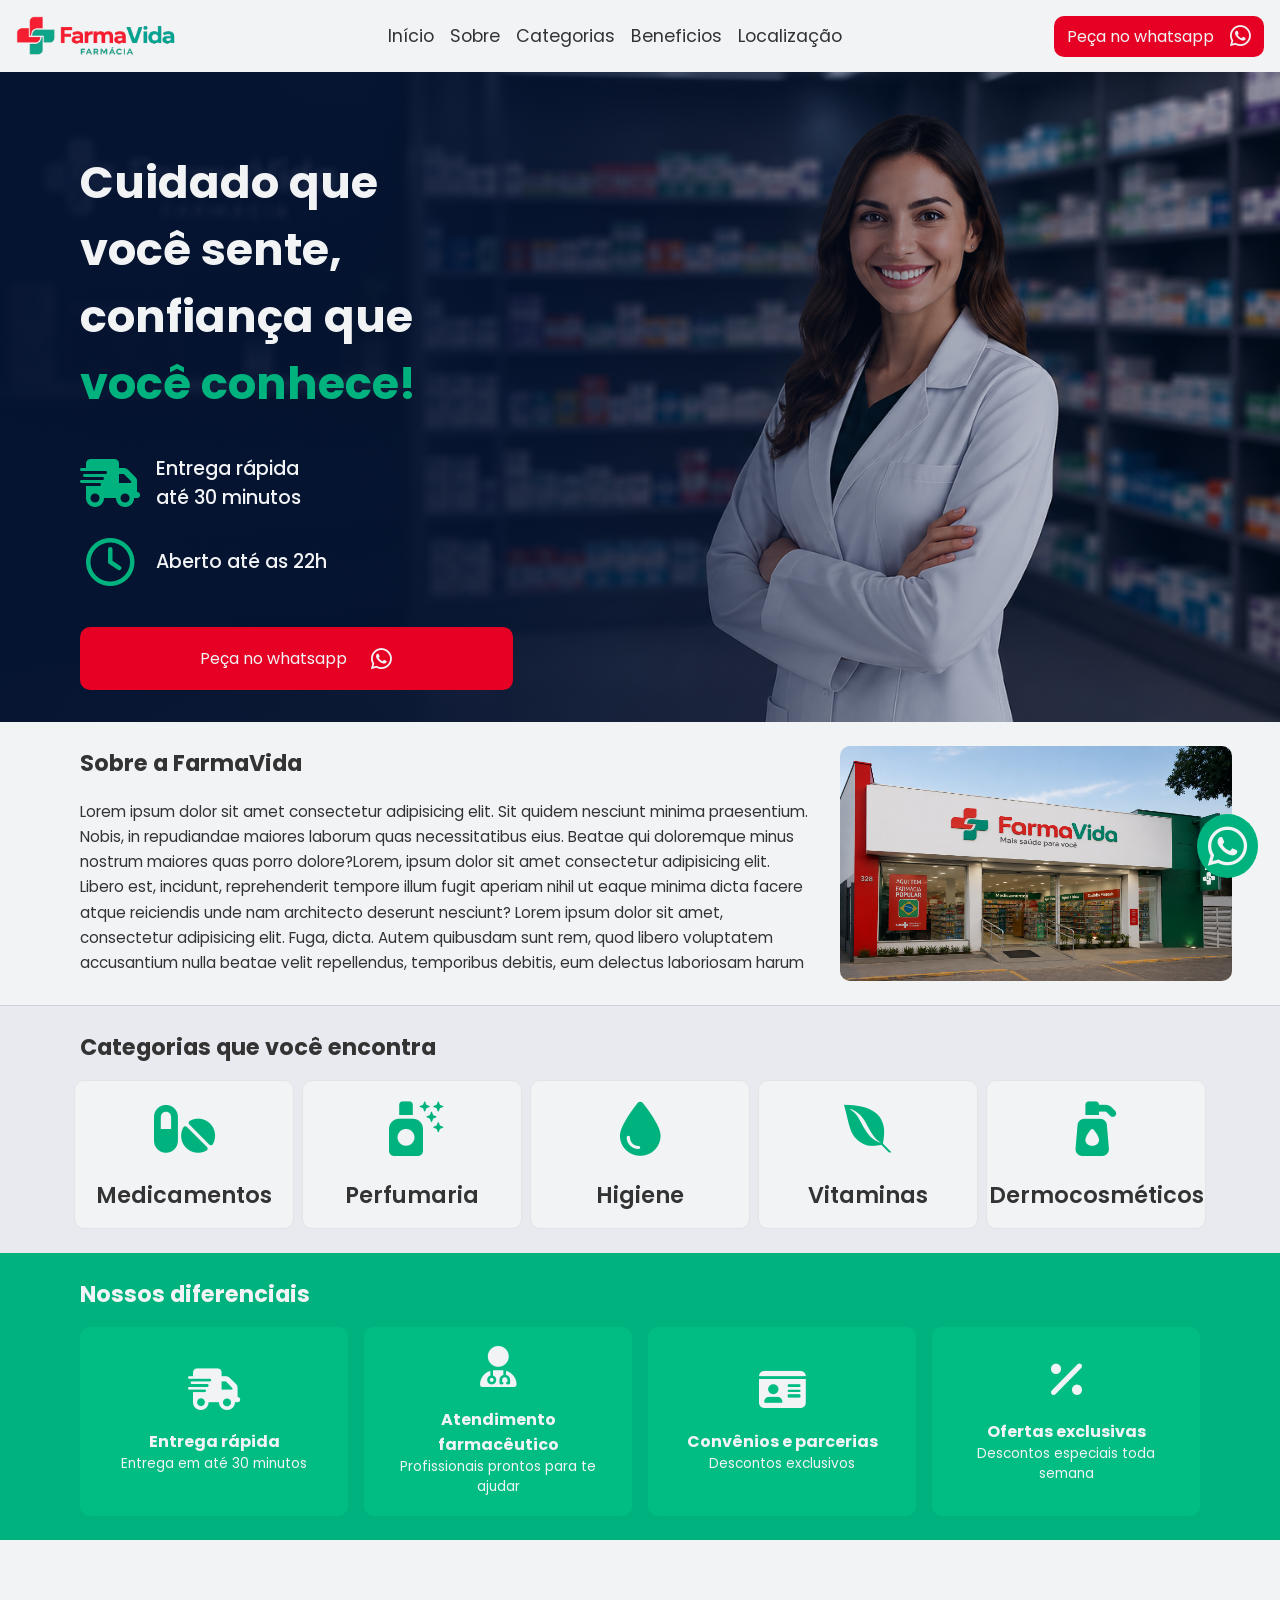
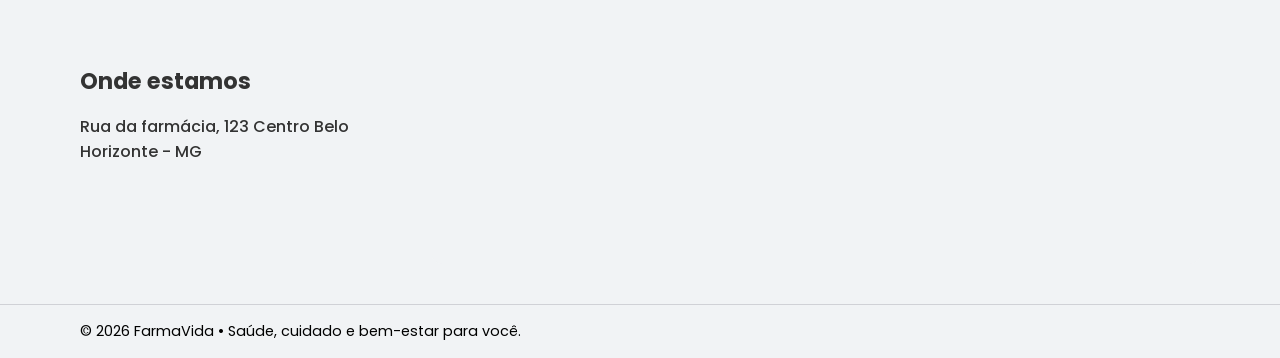
<file: index.html>
<!DOCTYPE html>
<html lang="pt-br">
<head>
  <meta charset="UTF-8">
  <meta name="viewport" content="width=device-width, initial-scale=1.0">
  <title>Farmácia</title>

  <link
    rel="stylesheet"
    href="https://cdnjs.cloudflare.com/ajax/libs/font-awesome/6.5.2/css/all.min.css"
  />
  <link rel="stylesheet" href="./assets/css/main.css">
  <link rel="icon" href="./assets/img/iconlogofarmacia.png" type="image/png">
</head>
<body>
  <div id="header"></div>

  <main>
    <div id="hero"></div>
    <div id="about"></div>
    <div id="category"></div>
    <div id="differences"></div>
    <div id="location"></div>
  </main>

  <a href="https://web.whatsapp.com/" class="whats-btn">
    <i class="fa-brands fa-whatsapp"></i>
  </a>

  <div id="footer"></div>
</body>
<script type="module" src="./assets/js/main.js"></script>
<script type="module" src="./assets/js/components.js"></script>
</html>
</file>
<file: assets/css/main.css>
/* PRINCIPAL */
@import url('./variables.css');
@import url('./style.css');

/* SECTIONS */
@import url('./header.css');
@import url('./sections/hero.css');
@import url('./sections/about.css');
@import url('./sections/category.css');
@import url('./sections/differences.css');
@import url('./sections/location.css');
@import url('./footer.css');
</file>
